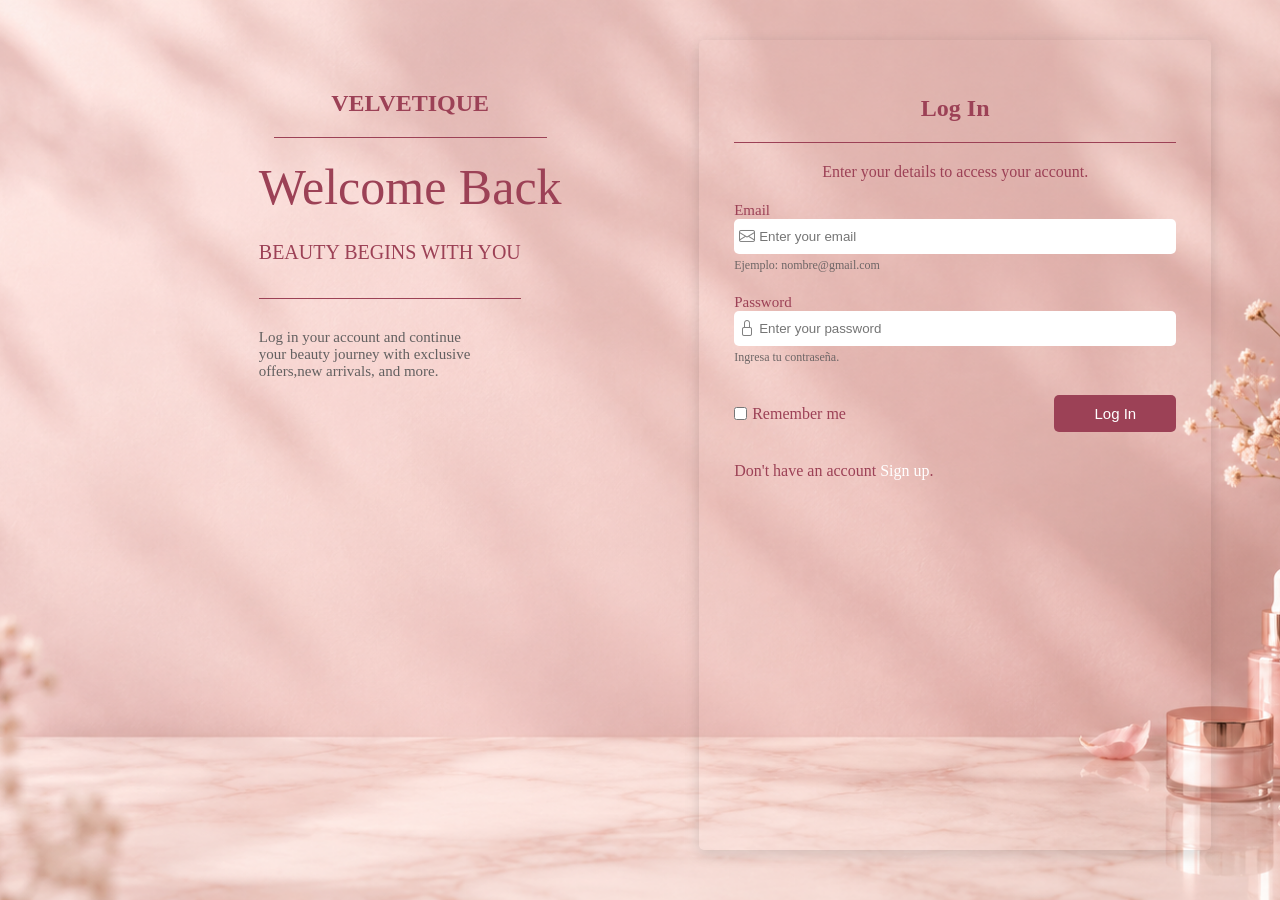
<file: admin.html>
<!doctype html>
<html lang="es">
  <head>
    <meta charset="UTF-8" />
    <meta name="viewport" content="width=device-width, initial-scale=1.0" />
    <title>Velvetique | Administración</title>
    <link rel="stylesheet" href="./Estilos/admin.css" />
  </head>
  <body data-admin-page>
    <div class="admin-shell">
      <aside class="sidebar">
        <a class="brand" href="./admin.html">VELVETIQUE <small>ADMIN</small></a>
        <nav class="admin-nav" aria-label="Menú administrativo">
          <button type="button" data-view="inicio">Inicio</button>
          <button type="button" data-view="productos">Productos</button>
          <button type="button" data-view="usuarios">Usuarios</button>
        </nav>
        <button type="button" id="logout-button" class="logout">
          Cerrar sesión
        </button>
      </aside>
      <main class="admin-main">
        <header class="admin-header">
          <div>
            <p class="eyebrow">Panel de control</p>
            <h1 id="view-title">Inicio</h1>
          </div>
          <span id="admin-session" class="session-badge"></span>
        </header>
        <section id="view-inicio" class="admin-view">
          <div class="welcome">
            <p class="eyebrow">Gestión Velvetique</p>
            <h2>Todo bajo control.</h2>
            <p>
              Administra el catálogo, los perfiles y el contenido de tu tienda
              desde un solo lugar.
            </p>
          </div>
          <div class="stats-grid">
            <article>
              <span>Productos</span><strong id="stat-products">0</strong>
            </article>
            <article>
              <span>Usuarios</span><strong id="stat-users">0</strong>
            </article>
            <article>
              <span>Stock crítico</span><strong id="stat-critical">0</strong>
            </article>
          </div>
        </section>
        <section id="view-productos" class="admin-view hidden">
          <div class="section-heading">
            <div>
              <p class="eyebrow">Catálogo</p>
              <h2>Mantenedor de productos</h2>
            </div>
            <button class="primary" type="button" id="new-product-button">
              + Nuevo producto
            </button>
          </div>
          <div id="product-list" class="table-wrap"></div>
          <form id="product-form" class="admin-form hidden" novalidate>
            <input type="hidden" id="product-id" />
            <h3 id="product-form-title">Nuevo producto</h3>
            <div class="form-grid">
              <label>Código *<input id="product-code" type="text" /></label
              ><label
                >Nombre *<input
                  id="product-name"
                  type="text"
                  maxlength="100" /></label
              ><label class="wide"
                >Descripción<textarea
                  id="product-description"
                  maxlength="500"
                ></textarea></label
              ><label
                >Precio *<input
                  id="product-price"
                  type="number"
                  min="0"
                  step="0.01" /></label
              ><label
                >Stock *<input
                  id="product-stock"
                  type="number"
                  min="0"
                  step="1" /></label
              ><label
                >Stock crítico<input
                  id="product-critical-stock"
                  type="number"
                  min="0"
                  step="1" /></label
              ><label
                >Categoría *<select id="product-category">
                  <option value="">Selecciona una categoría</option>
                  <option>Skin Care</option>
                  <option>Make Up</option>
                  <option>Hair Care</option>
                  <option>Sun Care</option>
                </select></label
              ><label
                >Imagen<input
                  id="product-image"
                  type="url"
                  placeholder="https://..."
              /></label>
            </div>
            <p id="product-alert" class="form-alert" role="alert"></p>
            <div class="form-actions">
              <button type="button" class="secondary" id="cancel-product">
                Cancelar</button
              ><button type="submit" class="primary">Guardar producto</button>
            </div>
          </form>
        </section>
        <section id="view-usuarios" class="admin-view hidden">
          <div class="section-heading">
            <div>
              <p class="eyebrow">Accesos</p>
              <h2>Mantenedor de usuarios</h2>
            </div>
            <button class="primary" type="button" id="new-user-button">
              + Nuevo usuario
            </button>
          </div>
          <div id="user-list" class="table-wrap"></div>
          <form id="user-form" class="admin-form hidden" novalidate>
            <input type="hidden" id="user-id" />
            <h3 id="user-form-title">Nuevo usuario</h3>
            <div class="form-grid">
              <label
                >RUN *<input
                  id="user-run"
                  type="text"
                  placeholder="19011022K"
                  maxlength="9" /></label
              ><label
                >Nombre *<input
                  id="user-name"
                  type="text"
                  maxlength="50" /></label
              ><label
                >Apellidos *<input
                  id="user-lastname"
                  type="text"
                  maxlength="100" /></label
              ><label
                >Correo electrónico *<input
                  id="user-email"
                  type="email"
                  maxlength="100" /></label
              ><label
                >Fecha de nacimiento<input
                  id="user-birthdate"
                  type="text"
                  placeholder="DD/MM/AAAA" /></label
              ><label
                >Tipo de usuario *<select id="user-role">
                  <option value="">Selecciona un perfil</option>
                  <option>Administrador</option>
                  <option>Vendedor</option>
                  <option>Cliente</option>
                </select></label
              ><label
                >Región *<input
                  id="user-region"
                  type="text"
                  placeholder="Ejemplo: Metropolitana" /></label
              ><label
                >Comuna *<input
                  id="user-commune"
                  type="text"
                  placeholder="Ejemplo: Santiago" /></label
              ><label class="wide"
                >Dirección *<textarea
                  id="user-address"
                  maxlength="300"
                ></textarea>
              </label>
            </div>
            <p id="user-alert" class="form-alert" role="alert"></p>
            <div class="form-actions">
              <button type="button" class="secondary" id="cancel-user">
                Cancelar</button
              ><button type="submit" class="primary">Guardar usuario</button>
            </div>
          </form>
        </section>
      </main>
    </div>
    <script src="./script.js"></script>
  </body>
</html>
</file>
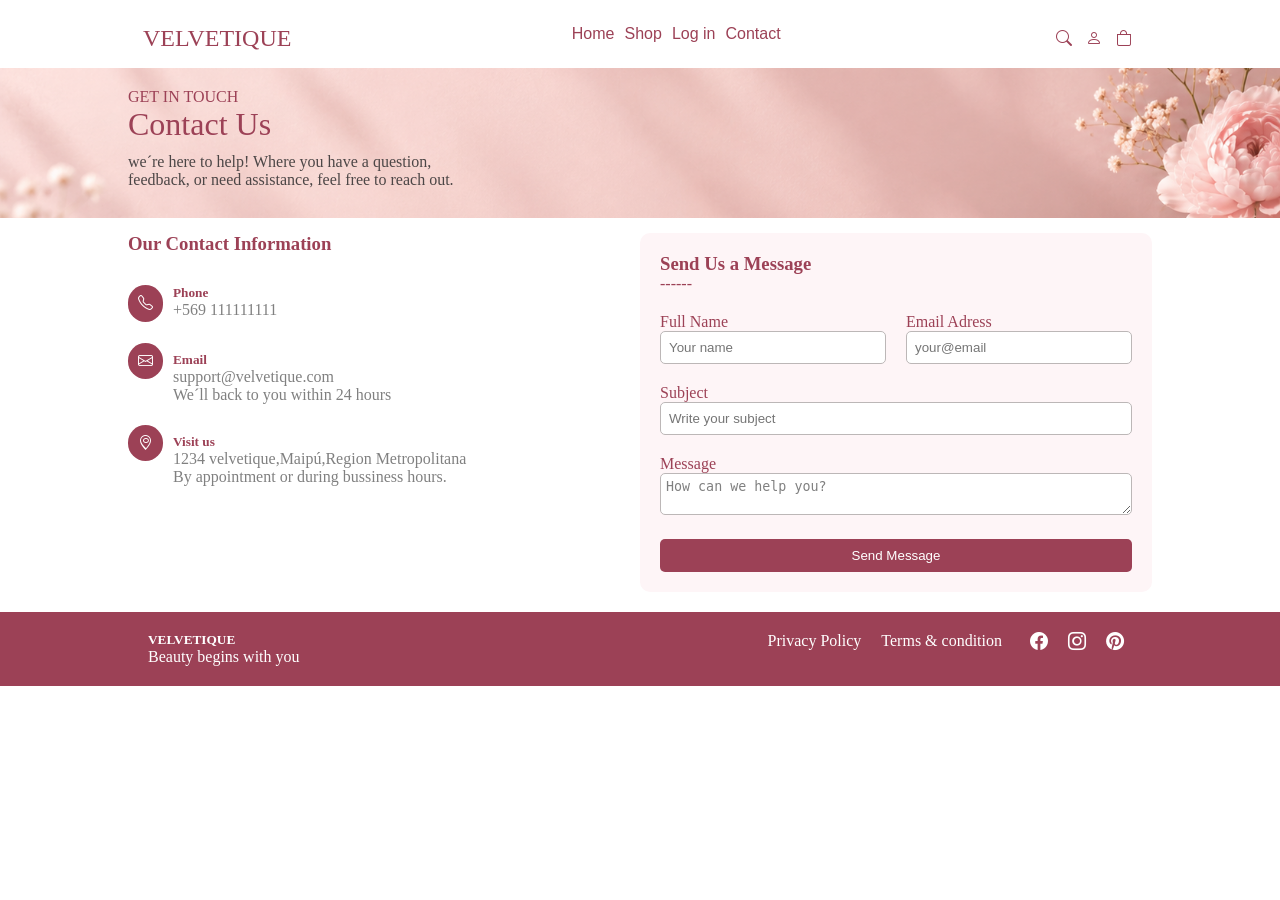
<file: contacto.html>
<!doctype html>
<html lang="es">
  <head>
    <meta charset="UTF-8" />
    <meta name="viewport" content="width=device-width, initial-scale=1.0" />
    <title>Velvetique | Contact</title>
    <link rel="stylesheet" href="./Estilos/contacto.css" />
    <link
      rel="stylesheet"
      href="https://cdn.jsdelivr.net/npm/bootstrap-icons@1.13.1/font/bootstrap-icons.min.css"
    />
  </head>
  <body>
    <div class="container">
      <div class="header">
        <h2>VELVETIQUE</h2>
        <div>
          <ul class="link">
            <li><a href="index.html">Home</a></li>
            <li><a href="./Paginas/productos.html">Shop</a></li>
            <li><a href="login.html">Log in</a></li>
            <li><a href="contacto.html">Contact</a></li>
          </ul>
        </div>
        <div class="header-icons">
          <a href="#"><i class="bi bi-search"></i></a>
          <a href="registro.html"><i class="bi bi-person"></i></a>
          <a href="#"><i class="bi bi-bag"></i></a>
        </div>
      </div>
    </div>
    <div class="desc">
      <div class="container">
        <p>GET IN TOUCH</p>
        <h1>Contact Us</h1>
        <p>we´re here to help! Where you have a question,</p>
        <p>feedback, or need assistance, feel free to reach out.</p>
      </div>
    </div>
    <div class="container">
      <div class="pre-footer">
        <ul class="info">
          <h3>Our Contact Information</h3>
          <li class="contact">
            <div class="phone contact-info">
              <i class="bi bi-telephone"></i>
              <div>
                <h5>Phone</h5>
                <p>+569 111111111</p>
              </div>
            </div>
          </li>
          <li class="contact">
            <div class="email contact-info">
              <div>
                <i class="bi bi-envelope"></i>
              </div>

              <div>
                <h5>Email</h5>
                <p>support@velvetique.com</p>
                <p>We´ll back to you within 24 hours</p>
              </div>
            </div>
          </li>
          <li class="contact">
            <div class="location contact-info">
              <div><i class="bi bi-geo-alt"></i></div>

              <div>
                <h5>Visit us</h5>
                <p>1234 velvetique,Maipú,Region Metropolitana</p>
                <p>By appointment or during bussiness hours.</p>
              </div>
            </div>
          </li>
        </ul>
        <div class="message">
          <h3>Send Us a Message</h3>
          <p>------</p>
          <div>
            <form class="name-mail">
                 
              <div id="name">
                <label>Full Name</label><br />
                <input type="text" placeholder="Your name" />
              </div>
              <div id="email">
                <div>
                  <label>Email Adress</label>
                </div>
                <input type="text" placeholder="your@email" />
              </div>
            </form>
          
          </div>
          <div class="comment">
            <div>
              <label class="msg">Subject</label>
            </div>
            <input type="text" placeholder="Write your subject" />
            <div class="msg"><label>Message</label></div>
            <textarea>How can we help you?</textarea><br />
            <button>Send Message</button>
          </div>
        </div>
      </div>
    </div>
  <div class="footer">
        <div class="container">
            <div class="foot">
                <div class="beauty">
                    <h5>VELVETIQUE</h5>
                    <p>Beauty begins with you</p>
                </div>
          
            <div class="icons">
            <p>Privacy Policy</p>
            <p>Terms & condition</p>
            <div>
               <a href="#"><i class="bi bi-facebook"></i></a>
               <a href="#"><i class="bi bi-instagram"></i></a>
               <a href="#"><i class="bi bi-pinterest"></i></a>
            </div>
          </div>
        </div>
        </div>
      </div>
    </div>
  </body>
</html>
</file>
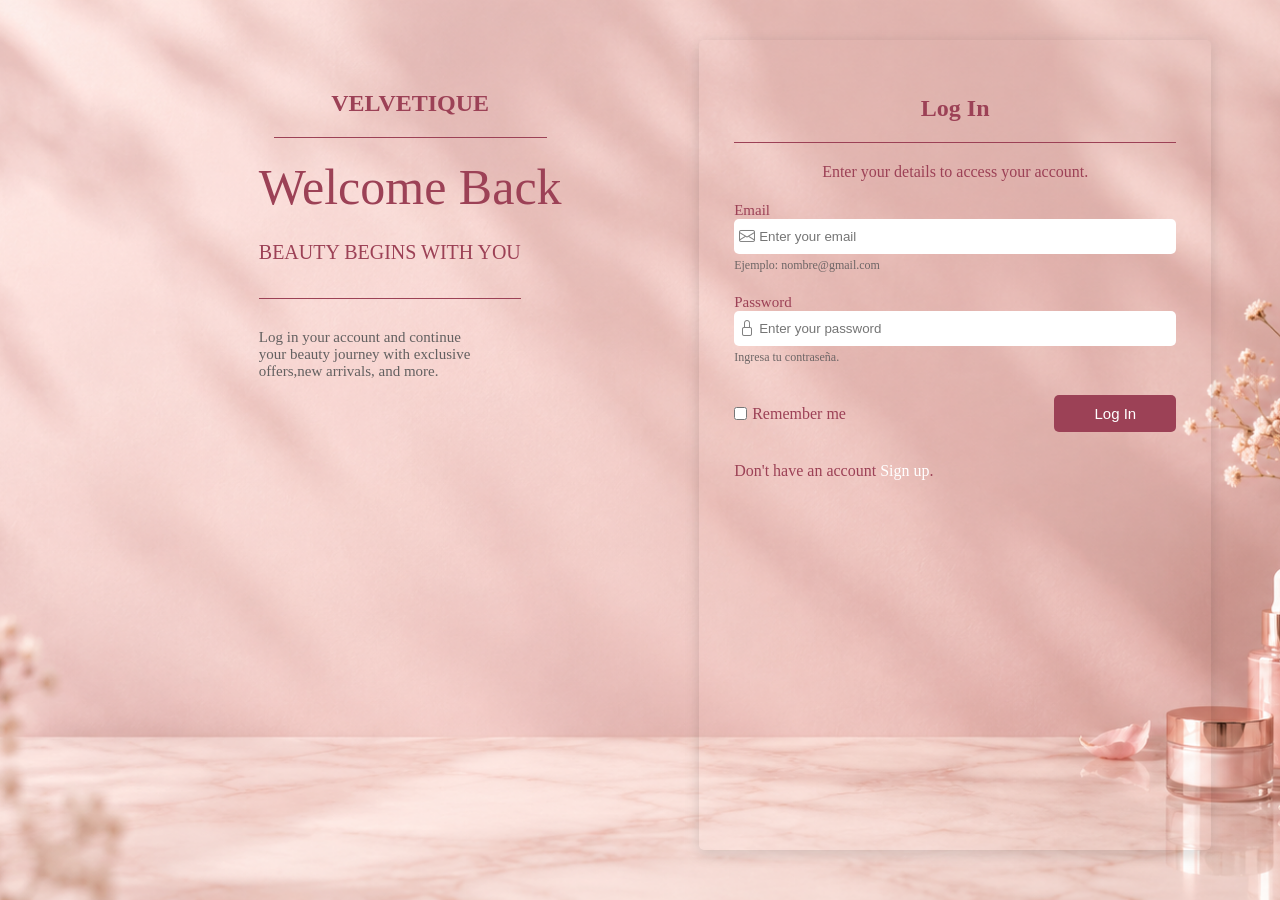
<file: login.html>
<!doctype html>
<html lang="es">
  <head>
    <meta charset="UTF-8" />
    <meta name="viewport" content="width=device-width, initial-scale=1.0" />
    <title>VELVETIQUE | Login</title>
    <link
      rel="stylesheet"
      href="https://cdn.jsdelivr.net/npm/bootstrap-icons@1.11.3/font/bootstrap-icons.min.css"
    />
    <link rel="stylesheet" href="./Estilos/login.css" />
  </head>
  <body>
    <div class="register">
      <div class="header">
        <h2>VELVETIQUE</h2>
        <h3>Welcome Back</h3>
        <h4>BEAUTY BEGINS WITH YOU</h4>
        <p>Log in your account and continue</p>
        <p>your beauty journey with exclusive</p>
        <p>offers,new arrivals, and more.</p>
      </div>

      <div class="box">
        <h2>Log In</h2>
        <p>Enter your details to access your account.</p>
        <form class="register-form" id="login-form">
          <div>
            <div class="campo">
              <label> Email</label>
              <div class="i-input">
                <i class="bi bi-envelope"></i>
                <input
                  id="login-email"
                  type="text"
                  inputmode="email"
                  placeholder="Enter your email"
                />
              </div>
              <small class="field-hint">Ejemplo: nombre@gmail.com</small>
            </div>
            <div class="campo">
              <label> Password</label>
              <div class="i-input">
                <i class="bi bi-lock"></i>
                <input
                  id="login-password"
                  type="password"
                  placeholder="Enter your password"
                />
              </div>
              <small class="field-hint">Ingresa tu contraseña.</small>
            </div>
          </div>
        </form>
        <div class="terms">
          <div class="check">
            <input type="checkbox" />
            <p>Remember me</p>
          </div>
          <div>
            <button type="submit" form="login-form">Log In</button>
          </div>
        </div>
        <span>Don't have an account <a href="registro.html">Sign up</a>.</span>
      </div>
    </div>
    <script src="./script.js"></script>
  </body>
</html>
</file>
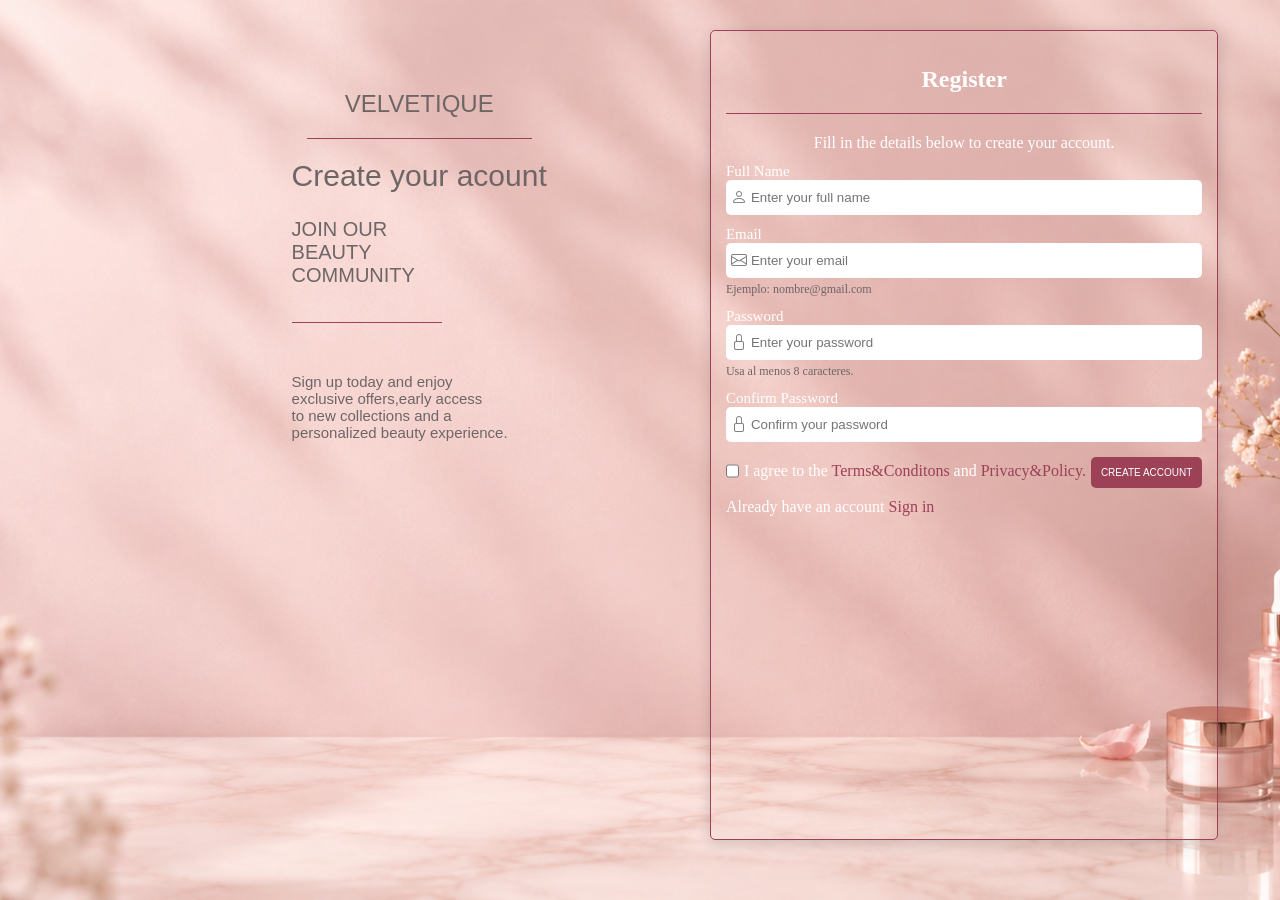
<file: registro.html>
<!doctype html>
<html lang="es">
  <head>
    <meta charset="UTF-8" />
    <meta name="viewport" content="width=device-width, initial-scale=1.0" />
    <meta
      name="description"
      content="Create your VELVETIQUE account and enjoy a personalized beauty shopping experience."
    />
    <title>Velvetique | Register</title>
    <link
      rel="stylesheet"
      href="https://cdn.jsdelivr.net/npm/bootstrap-icons@1.11.3/font/bootstrap-icons.min.css"
    />
    <link rel="stylesheet" href="./Estilos/registro.css" />
  </head>
  <body>
    <div class="register">
      <div class="header">
        <h2>VELVETIQUE</h2>
        <h3>Create your acount</h3>
        <h4>JOIN OUR BEAUTY COMMUNITY</h4>
        <p>Sign up today and enjoy</p>
        <p>exclusive offers,early access</p>
        <p>to new collections and a</p>
        <p>personalized beauty experience.</p>
      </div>

      <div class="box">
        <h2>Register</h2>
        <p>Fill in the details below to create your account.</p>
        <form class="register-form">
          <div>
            <div class="campo">
              <label>Full Name</label><br />
              <div class="i-input">
                <i class="bi bi-person"></i>
                <input type="text" placeholder="Enter your full name" />
              </div>
            </div>
            <div class="campo">
              <label> Email</label>
              <div class="i-input">
                <i class="bi bi-envelope"></i>
                <input
                  type="text"
                  inputmode="email"
                  placeholder="Enter your email"
                  aria-describedby="email-hint"
                />
              </div>
              <small id="email-hint" class="field-hint">
                Ejemplo: nombre@gmail.com
              </small>
            </div>
            <div class="campo">
              <label> Password</label>
              <div class="i-input">
                <i class="bi bi-lock"></i>
                <input
                  type="password"
                  placeholder="Enter your password"
                  aria-describedby="password-hint"
                />
              </div>
              <small id="password-hint" class="field-hint">
                Usa al menos 8 caracteres.
              </small>
            </div>
            <div class="campo">
              <label>Confirm Password</label>
              <div class="i-input">
                <i class="bi bi-lock"></i>
                <input type="text" placeholder="Confirm your password" />
              </div>
            </div>
          </div>
        </form>
        <div class="terms">
          <input type="checkbox" />
          <p>
            I agree to the <a href="#">Terms&Conditons </a> and
            <a href="#"> Privacy&Policy.</a>
          </p>
          <div>
            <button>CREATE ACCOUNT</button>
          </div>
        </div>
        <span>Already have an account <a href="login.html">Sign in</a></span>
      </div>
    </div>
  </body>
</html>
</file>
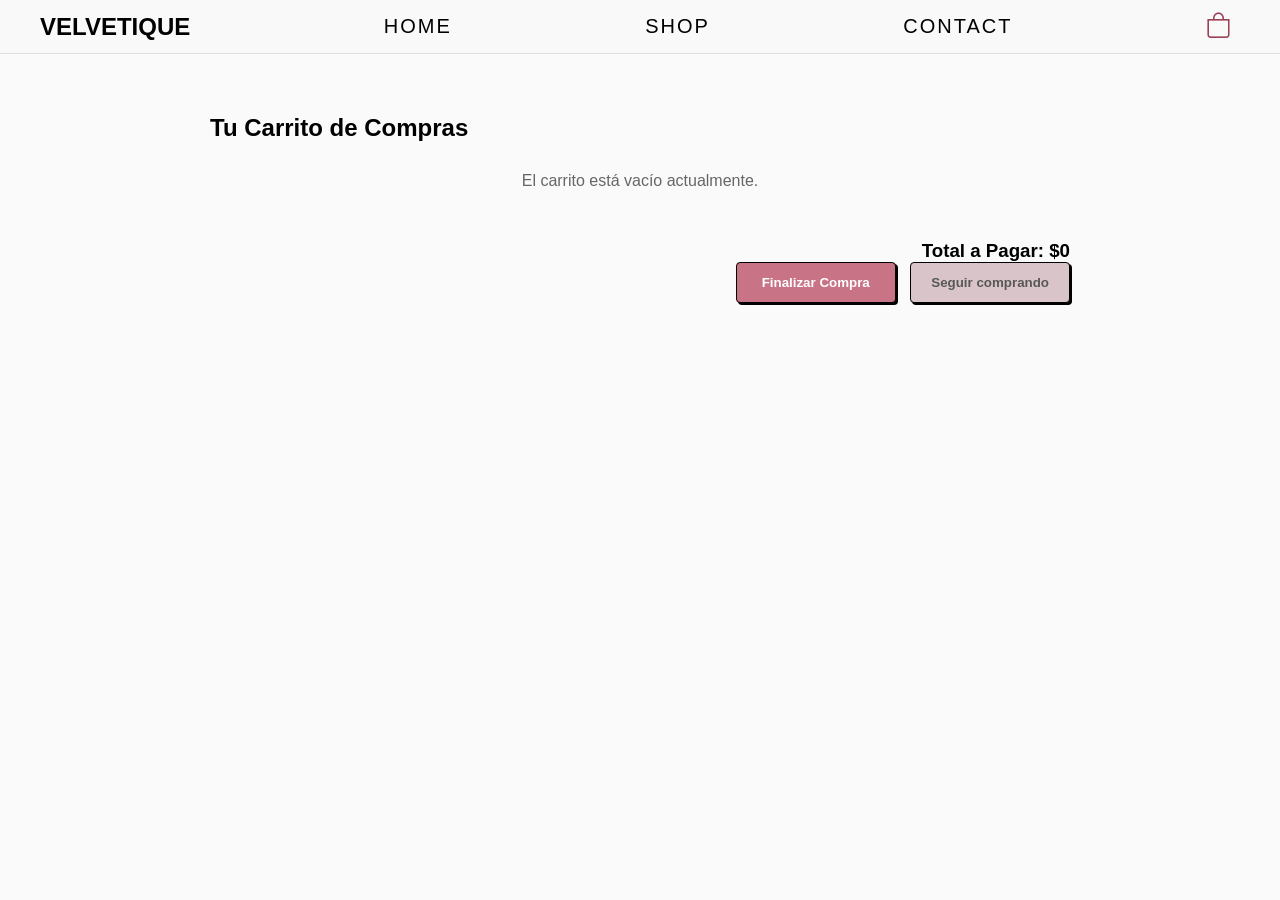
<file: Paginas/Carrito.html>
<!doctype html>
<html lang="es">
  <head>
    <meta charset="UTF-8" />
    <meta name="viewport" content="width=device-width, initial-scale=1.0" />
    <title>Tu Carrito | Velvetique</title>
    <link rel="stylesheet" href="../Estilos/StyleIndex.css" />
    <link rel="stylesheet" href="../Estilos/carrito.css" />
    <link
      rel="stylesheet"
      href="https://cdn.jsdelivr.net/npm/bootstrap-icons@1.13.1/font/bootstrap-icons.min.css"
    />
  </head>
  <body>
    <header id="header">
      <section id="section1">
        <h2>VELVETIQUE</h2>
        <a href="../index.html" class="resaltar">HOME</a>
        <a href="../Paginas/productos.html" class="resaltar">SHOP</a>
        <a href="#categorias" class="resaltar">CONTACT</a>
        <a href="../Paginas/Carrito.html" class="resaltar">
          <i class="bi bi-bag"></i>
        </a>
      </section>
    </header>

    <main class="contenedor-carrito">
      <h2>Tu Carrito de Compras</h2>

      <div id="vista-carrito"></div>

      <div class="resumen-total">
        <h3>Total a Pagar: <span id="total-precio">$0</span></h3>
        <button class="btn-comprar" onclick="procesarCompra()">
          Finalizar Compra
        </button>
        <a href="../Paginas/productos.html">
          <button>Seguir comprando</button>
        </a>
      </div>
    </main>

    <script src="../script.js"></script>
    <script>
      // Carga la tabla automáticamente al entrar a carrito.html
      document.addEventListener("DOMContentLoaded", mostrarCarrito);
    </script>
  </body>
</html>
</file>
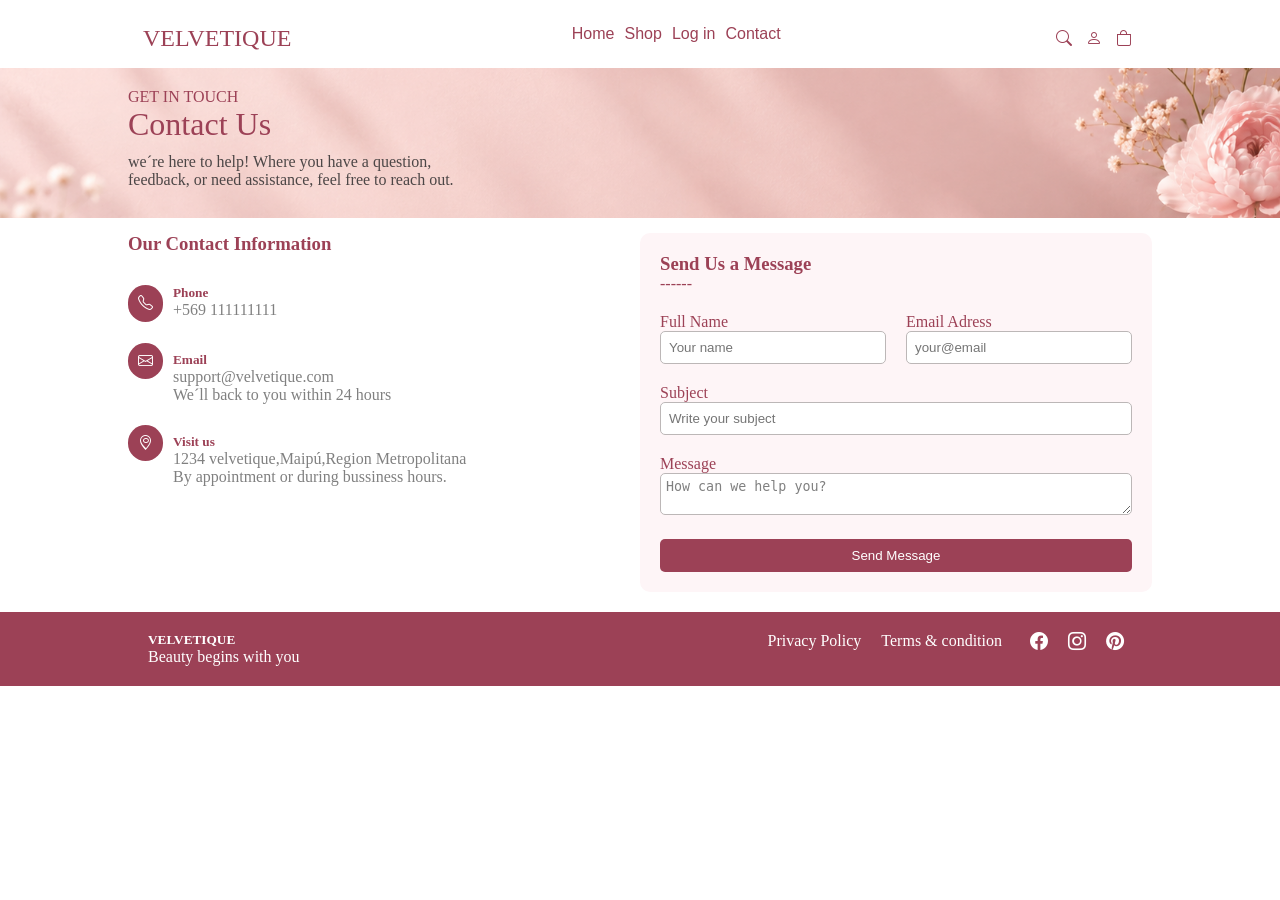
<file: velvetique/contacto.html>
<!doctype html>
<html lang="es">
  <head>
    <meta charset="UTF-8" />
    <meta name="viewport" content="width=device-width, initial-scale=1.0" />
    <title>Velvetique | Contact</title>
    <link rel="stylesheet" href="./Estilos/contacto.css" />
    <link
      rel="stylesheet"
      href="https://cdn.jsdelivr.net/npm/bootstrap-icons@1.13.1/font/bootstrap-icons.min.css"
    />
  </head>
  <body>
    <div class="container">
      <div class="header">
        <h2>VELVETIQUE</h2>
        <div>
          <ul class="link">
            <li><a href="index.html">Home</a></li>
            <li><a href="#">Shop</a></li>
            <li><a href="login.html">Log in</a></li>
            <li><a href="contacto.html">Contact</a></li>
          </ul>
        </div>
        <div class="header-icons">
          <a href="#"><i class="bi bi-search"></i></a>
          <a href="registro.html"><i class="bi bi-person"></i></a>
          <a href="#"><i class="bi bi-bag"></i></a>
        </div>
      </div>
    </div>
    <div class="desc">
      <div class="container">
        <p>GET IN TOUCH</p>
        <h1>Contact Us</h1>
        <p>we´re here to help! Where you have a question,</p>
        <p>feedback, or need assistance, feel free to reach out.</p>
      </div>
    </div>
    <div class="container">
      <div class="pre-footer">
        <ul class="info">
          <h3>Our Contact Information</h3>
          <li class="contact">
            <div class="phone contact-info">
              <i class="bi bi-telephone"></i>
              <div>
                <h5>Phone</h5>
                <p>+569 111111111</p>
              </div>
            </div>
          </li>
          <li class="contact">
            <div class="email contact-info">
              <div>
                <i class="bi bi-envelope"></i>
              </div>

              <div>
                <h5>Email</h5>
                <p>support@velvetique.com</p>
                <p>We´ll back to you within 24 hours</p>
              </div>
            </div>
          </li>
          <li class="contact">
            <div class="location contact-info">
              <div><i class="bi bi-geo-alt"></i></div>

              <div>
                <h5>Visit us</h5>
                <p>1234 velvetique,Maipú,Region Metropolitana</p>
                <p>By appointment or during bussiness hours.</p>
              </div>
            </div>
          </li>
        </ul>
        <div class="message">
          <h3>Send Us a Message</h3>
          <p>------</p>
          <div>
            <form class="name-mail">
                 
              <div id="name">
                <label>Full Name</label><br />
                <input type="text" placeholder="Your name" />
              </div>
              <div id="email">
                <div>
                  <label>Email Adress</label>
                </div>
                <input type="text" placeholder="your@email" />
              </div>
            </form>
          
          </div>
          <div class="comment">
            <div>
              <label class="msg">Subject</label>
            </div>
            <input type="text" placeholder="Write your subject" />
            <div class="msg"><label>Message</label></div>
            <textarea>How can we help you?</textarea><br />
            <button>Send Message</button>
          </div>
        </div>
      </div>
    </div>
  <div class="footer">
        <div class="container">
            <div class="foot">
                <div class="beauty">
                    <h5>VELVETIQUE</h5>
                    <p>Beauty begins with you</p>
                </div>
          
            <div class="icons">
            <p>Privacy Policy</p>
            <p>Terms & condition</p>
            <div>
               <a href="#"><i class="bi bi-facebook"></i></a>
               <a href="#"><i class="bi bi-instagram"></i></a>
               <a href="#"><i class="bi bi-pinterest"></i></a>
            </div>
          </div>
        </div>
        </div>
      </div>
    </div>
  </body>
</html>
</file>
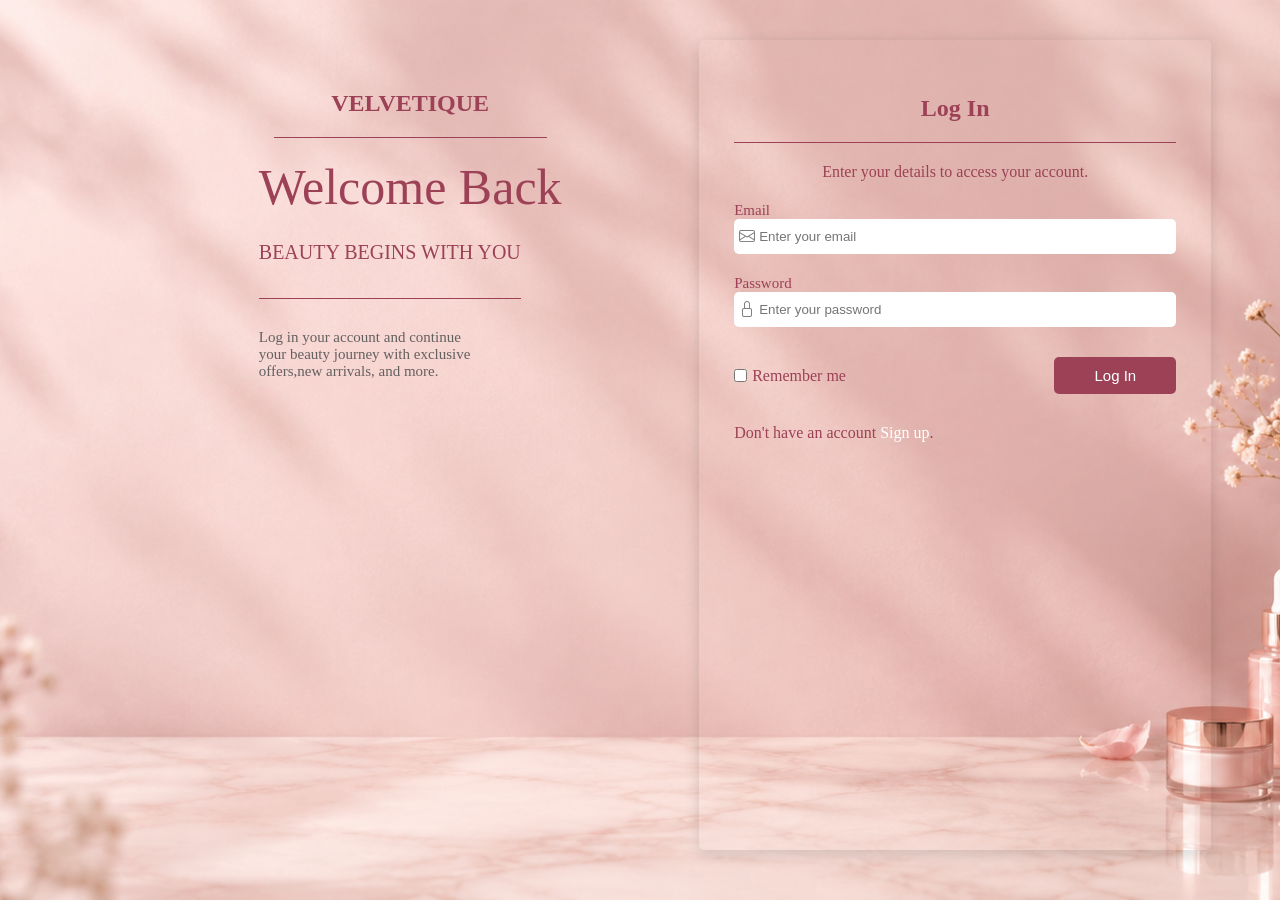
<file: velvetique/login.html>
<!doctype html>
<html lang="es">
  <head>
    <meta charset="UTF-8" />
    <meta name="viewport" content="width=device-width, initial-scale=1.0" />
    <title>VELVETIQUE | Login</title>
    <link
      rel="stylesheet"
      href="https://cdn.jsdelivr.net/npm/bootstrap-icons@1.11.3/font/bootstrap-icons.min.css"
    />
    <link rel="stylesheet" href="./Estilos/login.css" />
  </head>
  <body>
    <div class="register">
      <div class="header">
        <h2>VELVETIQUE</h2>
        <h3>Welcome Back</h3>
        <h4>BEAUTY BEGINS WITH YOU</h4>
        <p>Log in your account and continue</p>
        <p>your beauty journey with exclusive</p>
        <p>offers,new arrivals, and more.</p>
      </div>

      <div class="box">
        <h2>Log In</h2>
        <p>Enter your details to access your account.</p>
        <form class="register-form">
          <div>
            <div class="campo">
              <label> Email</label>
              <div class="i-input">
                <i class="bi bi-envelope"></i>
                <input type="text" placeholder="Enter your email" />
              </div>
            </div>
            <div class="campo">
              <label> Password</label>
              <div class="i-input">
                <i class="bi bi-lock"></i>
                <input type="text" placeholder="Enter your password" />
              </div>
            </div>
          </div>
        </form>
        <div class="terms">
          <div class="check">
          <input type="checkbox" />
          <p>Remember me</p>
          </div>
          <div>
            <button>Log In</button>
          </div>
        </div>
        <span>Don't have an account <a href="registro.html">Sign up</a>.</span>
      </div>
    </div>
  </body>
</html>
</file>
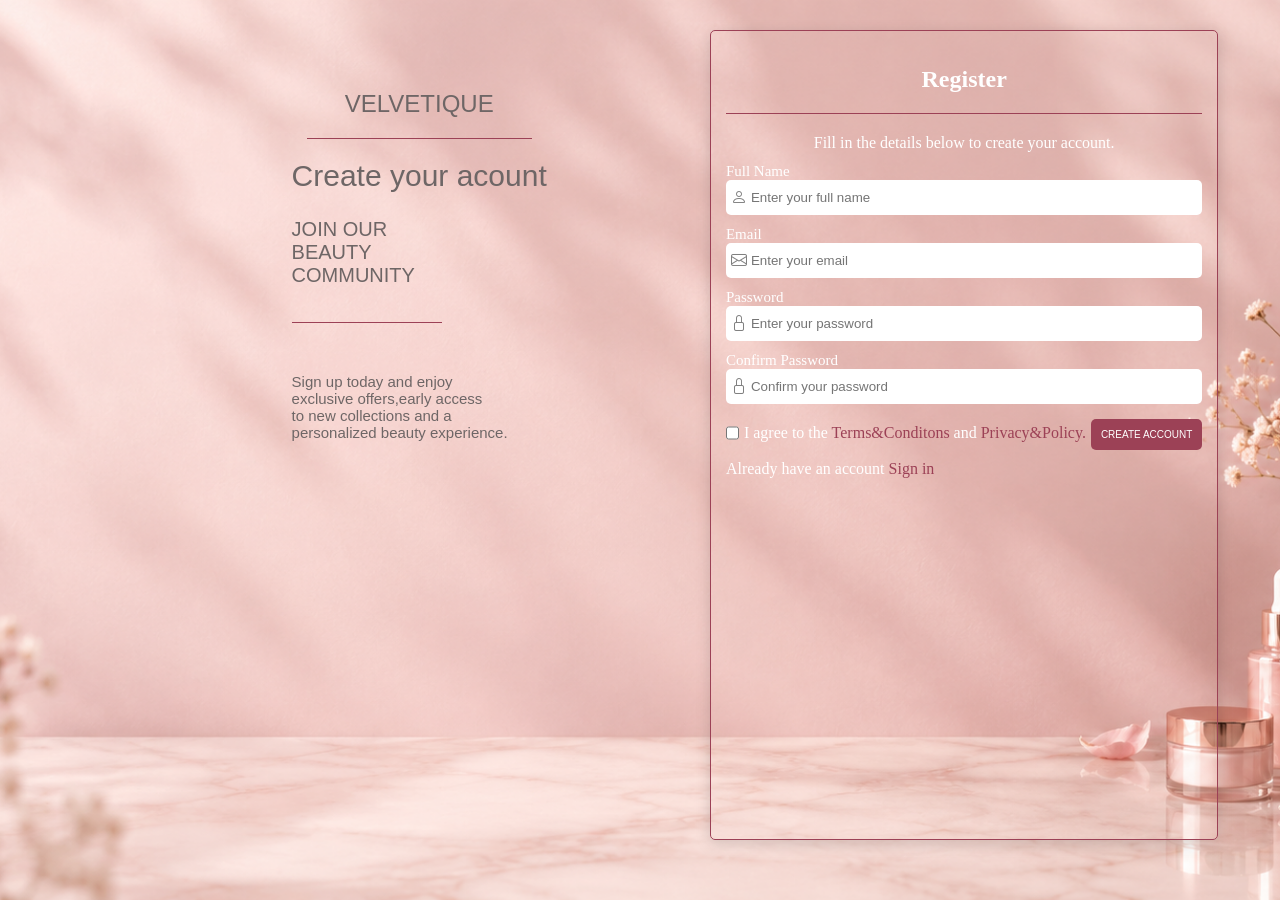
<file: velvetique/registro.html>
<!doctype html>
<html lang="es">
  <head>
    <meta charset="UTF-8" />
    <meta name="viewport" content="width=device-width, initial-scale=1.0" />
    <meta
      name="description"
      content="Create your VELVETIQUE account and enjoy a personalized beauty shopping experience."
    />
    <title>Velvetique | Register</title>
    <link
      rel="stylesheet"
      href="https://cdn.jsdelivr.net/npm/bootstrap-icons@1.11.3/font/bootstrap-icons.min.css"
    />
    <link rel="stylesheet" href="./Estilos/registro.css" />
  </head>
  <body>
    <div class="register">
      <div class="header">
        <h2>VELVETIQUE</h2>
        <h3>Create your acount</h3>
        <h4>JOIN OUR BEAUTY COMMUNITY</h4>
        <p>Sign up today and enjoy</p>
        <p>exclusive offers,early access</p>
        <p>to new collections and a</p>
        <p>personalized beauty experience.</p>
      </div>

      <div class="box">
        <h2>Register</h2>
        <p>Fill in the details below to create your account.</p>
        <form class="register-form">
          <div>
            <div class="campo">
              <label>Full Name</label><br />
              <div class="i-input">
                <i class="bi bi-person"></i>
                <input type="text" placeholder="Enter your full name" />
              </div>
            </div>
            <div class="campo">
              <label> Email</label>
              <div class="i-input">
                <i class="bi bi-envelope"></i>
                <input type="text" placeholder="Enter your email" />
              </div>
            </div>
            <div class="campo">
              <label> Password</label>
              <div class="i-input">
                <i class="bi bi-lock"></i>
                <input type="text" placeholder="Enter your password" />
              </div>
            </div>
            <div class="campo">
              <label>Confirm Password</label>
              <div class="i-input">
                <i class="bi bi-lock"></i>
                <input type="text" placeholder="Confirm your password" />
              </div>
            </div>
          </div>
        </form>
        <div class="terms">
          <input type="checkbox" />
          <p>
            I agree to the <a href="#">Terms&Conditons </a> and
            <a href="#"> Privacy&Policy.</a>
          </p>
          <div>
            <button>CREATE ACCOUNT</button>
          </div>
        </div>
        <span>Already have an account <a href="login.html">Sign in</a></span>
      </div>
    </div>
  </body>
</html>
</file>
<file: Estilos/admin.css>
:root {
  --ink: #2c2c2c;
  --muted: #636060;
  --rose: #c97387;
  --rose-dark: #9c4156;
  --paper: #fafafa;
  --line: #dfdfdf;
  --white: #ffffff;
}
* {
  box-sizing: border-box;
}
body {
  margin: 0;
  color: var(--ink);
  background: #fafafa;
  font-family: "Segoe UI", Tahoma, Geneva, Verdana, sans-serif;
}
button,
input,
select,
textarea {
  font: inherit;
}
button {
  cursor: pointer;
}
.admin-shell {
  min-height: 100vh;
  display: flex;
}
.sidebar {
  width: 220px;
  min-height: 100vh;
  padding: 28px 20px;
  background: #ffffff;
  border-right: 1px solid var(--line);
  color: var(--white);
  display: flex;
  flex-direction: column;
}
.brand {
  color: var(--rose-dark);
  text-decoration: none;
  font-size: 1.35rem;
  letter-spacing: 0.12em;
}
.brand small {
  display: block;
  margin-top: 7px;
  color: var(--muted);
  font-size: 0.65rem;
  letter-spacing: 0.25em;
}
.admin-nav {
  display: grid;
  gap: 8px;
  margin-top: 45px;
}
.admin-nav button,
.logout {
  border: 0;
  padding: 13px 14px;
  text-align: left;
  color: var(--muted);
  background: transparent;
  border-radius: 3px;
  font-family: Arial, sans-serif;
}
.admin-nav button:hover,
.admin-nav button.active {
  color: var(--rose-dark);
  background: #f8e8eb;
}
.logout {
  margin-top: auto;
  border-top: 1px solid var(--line);
  padding-top: 20px;
}
.admin-main {
  width: min(1180px, 100%);
  margin: 0 auto;
  padding: 44px 5%;
  color: var(--ink);
}
.admin-header,
.section-heading {
  display: flex;
  align-items: center;
  justify-content: space-between;
  gap: 20px;
  margin-bottom: 32px;
}
.eyebrow {
  margin: 0 0 7px;
  color: var(--rose-dark);
  font:
    700 0.72rem Arial,
    sans-serif;
  letter-spacing: 0.16em;
  text-transform: uppercase;
}
h1,
h2,
h3,
p {
  margin-top: 0;
}
h1 {
  margin-bottom: 0;
  font-size: clamp(2rem, 4vw, 3.5rem);
  font-weight: 400;
}
h2 {
  font-size: 2rem;
  font-weight: 400;
}
h3 {
  font-weight: 400;
}
.session-badge {
  padding: 9px 13px;
  background: var(--white);
  color: var(--muted);
  font:
    0.76rem Arial,
    sans-serif;
  border: 1px solid var(--line);
}
.welcome {
  max-width: 680px;
  padding: 45px;
  background: var(--rose);
  color: var(--white);
}
.welcome .eyebrow {
  color: #ffe9e2;
}
.welcome h2 {
  margin-bottom: 14px;
  font-size: 3rem;
}
.stats-grid {
  display: grid;
  grid-template-columns: repeat(3, 1fr);
  gap: 16px;
  margin-top: 18px;
}
.stats-grid article {
  padding: 22px;
  background: var(--white);
  border: 1px solid var(--line);
}
.stats-grid span {
  display: block;
  color: var(--muted);
  font:
    0.76rem Arial,
    sans-serif;
  text-transform: uppercase;
}
.stats-grid strong {
  display: block;
  margin-top: 15px;
  font-size: 2rem;
  font-weight: 400;
}
.primary,
.secondary {
  border: 0;
  padding: 12px 18px;
}
.primary {
  color: var(--white);
  background: var(--rose-dark);
}
.secondary {
  color: var(--ink);
  background: #eadbd6;
}
.table-wrap {
  overflow-x: auto;
  background: var(--white);
  border: 1px solid var(--line);
}
table {
  width: 100%;
  border-collapse: collapse;
  text-align: left;
}
th,
td {
  padding: 15px;
  border-bottom: 1px solid var(--line);
  font-size: 0.92rem;
}
th {
  color: var(--muted);
  font:
    0.72rem Arial,
    sans-serif;
  text-transform: uppercase;
}
td button {
  margin-right: 8px;
  padding: 7px 10px;
  border: 1px solid var(--line);
  background: transparent;
}
.low-stock {
  color: var(--rose-dark);
  font-weight: bold;
}
.admin-form {
  margin-top: 24px;
  padding: 28px;
  background: var(--white);
  border: 1px solid var(--line);
}
.form-grid {
  display: grid;
  grid-template-columns: repeat(2, 1fr);
  gap: 18px;
}
label {
  display: grid;
  gap: 7px;
  color: var(--muted);
  font:
    0.78rem Arial,
    sans-serif;
}
input,
select,
textarea {
  width: 100%;
  padding: 11px;
  border: 1px solid #d9c9c5;
  background: var(--paper);
  color: var(--ink);
}
textarea {
  min-height: 90px;
  resize: vertical;
}
.wide {
  grid-column: 1 / -1;
}
.form-alert {
  min-height: 22px;
  margin: 18px 0 0;
  color: var(--rose-dark);
  font:
    0.86rem Arial,
    sans-serif;
}
.form-actions {
  display: flex;
  justify-content: flex-end;
  gap: 10px;
  margin-top: 10px;
}
.content-tools {
  padding: 28px;
  background: var(--white);
  border: 1px solid var(--line);
}
.content-item {
  display: flex;
  align-items: center;
  justify-content: space-between;
  gap: 15px;
  padding: 15px 0;
  border-bottom: 1px solid var(--line);
}
.content-item:last-child {
  border: 0;
}
.content-item button {
  padding: 8px 12px;
  border: 1px solid var(--line);
  background: transparent;
}
.hidden {
  display: none;
}
@media (max-width: 760px) {
  .admin-shell {
    display: block;
  }
  .sidebar {
    width: 100%;
    min-height: auto;
    padding: 22px;
  }
  .admin-nav {
    display: flex;
    overflow-x: auto;
    margin-top: 25px;
  }
  .admin-nav button {
    white-space: nowrap;
  }
  .logout {
    margin-top: 18px;
  }
  .admin-main {
    padding: 28px 18px;
  }
  .stats-grid,
  .form-grid {
    grid-template-columns: 1fr;
  }
  .wide {
    grid-column: auto;
  }
  .section-heading {
    align-items: flex-start;
    flex-direction: column;
  }
  .welcome {
    padding: 28px;
  }
}
</file>
<file: Estilos/contacto.css>
* {
  margin: 0;
  padding: 0;
  box-sizing: border-box;
}

.container {
  width: 80%;
  margin: auto;
}

.header {
  display: flex;
  justify-content: space-between;
  padding: 15px;
  font-family: "Times New Roman", Times, serif, sans-serif;
  margin-top: 10px;
  color: #9c4156;
}

.header-icons a {
  padding: 5px;
  color: #9c4156;
  display: inline-block;
  transition: transform 0.1s ease;
}

.header-icons a:hover {
  transform: scale(1.2);
}

.header a {
  text-decoration: none;
  color: #9c4156;
  font-family: Arial, Helvetica, sans-serif;
}

.header h2 {
  font-weight: 100;
}

.link {
  display: flex;
  justify-content: space-between;
}

.link li {
  padding-left: 10px;
}

ul {
  list-style-type: none;
}

.desc {
  background-image: url(./contactImage.png);
  background-position: center center;
  background-size: cover;
  height: 150px;
  padding-top: 20px;
  color: #9c4156;
}

.desc :nth-child(1) {
  color: #9c4156;
}

.desc :nth-child(2) {
  font-weight: 500;
  padding-bottom: 10px;
}

.desc p {
  color: rgb(76, 70, 70);
}

.contact-info {
  display: flex;
  align-items: top;
  margin: 30px 0px;
}

.contact h5 {
  color: #9c4156;
}

.contact p {
  color: gray;
}

.contact i {
  padding: 10px;
  margin-right: 10px;
  background-color: #9c4156;
  color: white;
  border-radius: 50px 50px;
  font-size: 15px;
}

.pre-footer h3 {
  color: #9c4156;
}

.pre-footer {
  display: flex;
  margin-top: 15px;
  justify-content: space-between;
}

.name-mail {
  display: flex;
  padding: 20px 0px;
}

#name {
  width: 50%;
  margin-right: 10px;
}

#email {
  width: 50%;
  margin-left: 10px;
}

.msg {
  padding-top: 20px;
}

.message {
  background-color: #fef5f7;
  padding: 20px;
  color: #9c4156;
  width: 50%;
  border-radius: 10px;
}

.message input {
  border: 1px solid rgb(188, 183, 183);
  outline: none;
  width: 100%;
  padding: 8px;
  border-radius: 5px;
}

.comment textarea {
  width: 100%;
  border-radius: 5px;
  border: 1px solid rgb(188, 183, 183);
  margin-bottom: 20px;
  padding: 5px;
  color: gray;
}

.comment button {
  width: 100%;
  padding: 9px;
  color: white;
  background-color: #9c4156;
  border-radius: 5px;
  border: none;
}

.foot {
  display: flex;
  justify-content: space-between;
  padding: 20px;
}

.icons {
  display: flex;
  gap: 20px;
}

.icons a {
  font-size: 18px;
  color: white;
  text-decoration: none;
  padding: 8px;
}

.footer {
  background-color: #9c4156;
  color: white;
  width: 100%;
  margin-top: 20px;
}

@media (max-width: 768px) {
  .container {
    width: 90%;
  }

  .header {
    flex-direction: column;
    align-items: center;
    gap: 20px;
    text-align: center;
  }

  .link {
    flex-wrap: wrap;
    justify-content: center;
    gap: 15px;
  }

  .link li {
    padding-left: 0;
  }

  .header-icons {
    display: flex;
    justify-content: center;
  }

  .desc {
    height: auto;
    min-height: 180px;
    padding: 30px 20px;
    background-position: center;
    text-align: center;
  }

  .pre-footer {
    flex-direction: column;
    gap: 35px;
  }

  .contact,
  .message {
    width: 100%;
  }


  .name-mail {
    flex-direction: column;
    gap: 15px;
    padding: 20px 0;
  }

  #name,
  #email {
    width: 100%;
    margin: 0;
  }

  .message {
    padding: 20px;
  }

  .foot {
    flex-direction: column;
    align-items: center;
    gap: 20px;
    text-align: center;
  }

  .icons {
    justify-content: center;
  }
}
</file>
<file: Estilos/login.css>
/*register form*/
* {
  margin: 0;
  padding: 0;
  box-sizing: border-box;
}

.register {
  display: flex;
  justify-content: space-around;
  width: 100vw;
  height: 100vh;
  background-image: url(./contactImage.png);
  background-size: cover;
  background-position: center center;
  background-repeat: no-repeat;
}

.header {
  font-family: "Playfair Display", serif;
  color: #9c4156;
  padding-left: 30px;
  padding-right: 40px;
  margin-top: 70px;
  margin-left: 200px;
}

.header h3 {
  font-weight: 200;
  font-size: 50px;
  margin-bottom: 25px;
}

.header h2 {
  margin: 20px 15px;
  text-align: center;
  border-bottom: 0.5px solid #9c4156;
  padding-bottom: 20px;
}

.header h4 {
  display: inline;
  font-weight: 100;
  font-size: 20px;
  border-bottom: #9c4156 solid 1px;
  padding-bottom: 35px;
}

.header p {
  font-family: Inter;
  color: rgb(99, 96, 96);
  font-size: 15px;
  letter-spacing: normal;
}

.header :nth-child(4) {
  padding-top: 65px;
}

.box {
  padding: 35px;
  color: #9c4156;
  margin: 40px;
  height: 90%;
  width: 40%;
  border-radius: 5px;
  box-shadow: 0 4px 15px rgba(0, 0, 0, 0.15);
}

.register-form label {
  font-size: 15px;
}

.box h2 {
  padding: 20px 0px;
  border-bottom: #9c4156 solid 1px;
  text-align: center;
}

.box p {
  text-align: center;
  letter-spacing: normal;
  margin-top: 20px;
}

.register-form p {
  text-align: center;
  font-size: 20px;
  font-weight: 100;
}

.i-input {
  position: relative;
}

.i-input i {
  position: absolute;
  color: gray;
  left: 5px;
  top: 50%;
  transform: translateY(-50%);
}

.i-input input {
  width: 100%;
  padding-left: 25px;
  height: 35px;
  outline: none;
  border: none;
  border-radius: 5px;
}

.campo {
  margin-top: 20px;
}

.field-hint {
  display: block;
  margin-top: 4px;
  color: #6e6666;
  font-size: 12px;
}

.terms {
  display: flex;
  justify-content: space-between;
}

.check {
  display: flex;
  margin-top: 10px;
}

.terms input[type="checkbox"] {
  accent-color: #9c4156;
  position: relative;
  top: 10px;
}

.terms p {
  text-align: start;
  margin: 30px 5px 0px;
}

a {
  text-decoration: none;
  color: white;
}

a:hover {
  border-bottom: #9c4156 solid 2px;
}

button {
  font-size: 10px;
  border-radius: 5px;
  border: none;
  font-size: 15px;
  color: #ffffff;
  background-color: #9c4156;
  padding: 10px 40px;
  margin: 30px 0px 0px 5px;
}

span {
  display: block;
  margin-top: 30px;
}

@media (max-width: 768px) {
  .register {
    flex-direction: column;
    justify-content: flex-start;
    align-items: center;
    gap: 30px;
    min-height: 100vh;
    padding: 40px 20px;
  }

  body{
    width: 100vw;
    height: 100vh;
  }

  .header {
    width: 100%;
    margin: auto;
    }

  .header h3 {
    font-size: 38px;
    margin-bottom: 15px;
  }

  .header h2 {
    text-align: center;
  }

  .header h4 {
    font-size: 18px;
    margin-right: 100px;
  }

  .header :nth-child(4) {
    padding-top: 25px;
  }

  .header p {
    font-size: 14px;
    text-align:start;
    margin-right: 40px;
  }

  .box {
    width: 100%;
    max-width: 500px;
    min-height: auto;
    padding: 25px 20px;
    margin: 0;
  }

  .box h2 {
    font-size: 24px;
  }

  .register-form p {
    font-size: 17px;
  }

  .terms {
    flex-direction: column;
    gap: 5px;
  }
}
</file>
<file: Estilos/registro.css>
/*register form*/
* {
  margin: 0;
  padding: 0;
  box-sizing: border-box;
}

.register {
  display: flex;
  justify-content: space-around;
  width: 100vw;
  height: 100vh;
  background-image: url(./contactImage.png);
  background-size: cover;
  background-position: center center;
  background-repeat: no-repeat;
}

.header {
  font-family: "Inter", sans-serif;
  color: rgb(110, 102, 102);
  padding-left: 30px;
  padding-right: 40px;
  margin-top: 70px;
  margin-left: 200px;
}

.header h3 {
  font-weight: 200;
  font-size: 30px;
  margin-bottom: 25px;
}

.header h2 {
  margin: 20px 15px;
  text-align: center;
  font-weight: 100;
  border-bottom: 0.5px solid #9c4156;
  padding-bottom: 20px;
}

.header h4 {
  margin-bottom: 15px;
  font-weight: 300;
  font-size: 20px;
  border-bottom: #9c4156 solid 1px;
  padding-bottom: 35px;
  width: 150px;
}

.header p {
  font-family: Arial, sans-serif;
  font-size: 15px;
  font-weight: 400;
  letter-spacing: normal;
}

.header :nth-child(4) {
  padding-top: 35px;
}

.box {
  padding: 15px;
  color: #ffffff;
  margin-top: 30px;
  height: 90%;
  border: #9c4156 solid 0.1px;
  border-radius: 5px;
  box-shadow: 0 4px 15px rgba(0, 0, 0, 0.15);
}

.register-form label {
  font-size: 15px;
}

.box h2 {
  padding: 20px 0px;
  border-bottom: #9c4156 solid 1px;
  text-align: center;
}

.box p {
  text-align: center;
  letter-spacing: normal;
  margin-top: 20px;
}

.register-form p {
  text-align: center;
  font-size: 20px;
  font-weight: 100;
}

.i-input {
  position: relative;
}

.i-input i {
  position: absolute;
  color: gray;
  left: 5px;
  top: 50%;
  transform: translateY(-50%);
}

.i-input input {
  width: 100%;
  padding-left: 25px;
  height: 35px;
  outline: none;
  border: none;
  border-radius: 5px;
}

.campo {
  margin-top: 10px;
}

.field-hint {
  display: block;
  margin-top: 4px;
  color: #6e6666;
  font-size: 12px;
}

.terms {
  width: 100%;
  display: flex;
}

.terms input[type="checkbox"] {
  accent-color: #9c4156;
  margin-top: 12px;
}

.terms p {
  text-align: start;
  margin-left: 5px;
}

a {
  text-decoration: none;
  color: #9c4156;
}

a:hover {
  border-bottom: #9c4156 solid 2px;
}

button {
  font-size: 10px;
  border-radius: 5px;
  border: none;
  color: #ffffff;
  background-color: #9c4156;
  padding: 10px;
  margin: 15px 0px 0px 5px;
}

span {
  display: block;
  margin-top: 10px;
  padding-bottom: 10px;
}

@media (max-width: 768px) {
  .register {
    flex-direction: column;
    align-items: center;
    justify-content: flex-start;
    gap: 25px;
    min-height: 100vh;
    padding: 30px 20px;
  }

  .header {
    width: 100%;
    max-width: 550px;
    margin: 0;
    text-align: center;
  }

  .header h3 {
    font-size: 27px;
  }

  .header h2 {
    margin: 15px 0;
  }

  .header h4 {
    margin: 0 auto 15px;
    padding-bottom: 15px;
  }

  .header :nth-child(4) {
    padding-top: 20px;
  }

  .header p {
    font-size: 14px;
  }

  .box {
    width: 100%;
    max-width: 500px;
    padding: 20px;
    margin: 0;
  }

  .box h2 {
    padding: 15px 0;
    font-size: 22px;
  }

  .register-form p {
    font-size: 17px;
  }
}
</file>
<file: Estilos/StyleIndex.css>
* {
  margin: 0;
  padding: 0;
  box-sizing: border-box;
  font-family:'Segoe UI', Tahoma, Geneva, Verdana, sans-serif
}
body {
  width: 100%;
  background-color: #fafafa;
  overflow-x: hidden;
  
}

header {
  background-color: #f9f9f9;
  border-bottom: 1px solid #dfdfdf;
  padding: 12px 20px;
  position: sticky;
  top: 0;
  z-index: 1000;
}

header a {
  letter-spacing: 2px;
  font-size: 20px;
}

#section1 {
  width: 100%;
  max-width: 1200px;
  margin: 0 auto;
  display: flex;
  flex-direction: row;
  align-items: center;
  justify-content: space-between;
  flex-wrap: wrap;
  gap: 15px;
}

img.logo {
  width: 60px;
  height: 60px;
  border-radius: 50%;
  object-fit: cover;
}

.bi {
  font-size: 1.6rem;
  vertical-align: middle;
  margin-right: 6px;
  color:#9c4156
}



.resaltar {
  display: inline-block;
  text-decoration: none;
  color: inherit;         /* Mantiene el color base del texto */
  transition: transform 0.2s ease, color 0.2s ease;
}

.resaltar:hover {
  color: #c97387;
  transform: scale(1.05);
  cursor: pointer;
}

#anuncio {
  width: 100%;
  min-height: 520px;
  background-image: url("https://i.pinimg.com/1200x/1a/f0/bf/1af0bfaa1790e7ed11f939e9327944e3.jpg");
  background-size: cover;
  background-position: center top;
  background-repeat: no-repeat;
  padding: 60px 20px 80px 10%;
  position: relative;
  display: flex;
  flex-direction: column;
  justify-content: center;
  align-items: flex-start;
  gap: 12px;
  color: #2c2c2c;
  margin-bottom: 60px;
}

#anuncio h3 {
  letter-spacing: 2px;
  font-size: 25px;
}

#anuncio h2 {
  font-size: 35px;
}
#anuncio h4 {
  line-height: 1.4;
  font-size: 20px;
}



.caja-flotante {
  position: absolute;
  top: 100%;
  left: 50%;
  transform: translate(-50%, -50%);
  width: 90%;
  max-width: 1100px;
  background-color: #ffffff;
  box-shadow: 0 6px 20px rgba(0, 0, 0, 0.1);
  padding: 20px 30px;
  border-radius: 10px;
  z-index: 20;
}

.contenedor-calugas-caja {
  width: 100%;
  display: flex;
  flex-direction: row;
  justify-content: space-around;
  align-items: center;
  gap: 20px;
  flex-wrap: wrap;
}

.caluga-caja {
  display: flex;
  flex-direction: row;
  align-items: center;
  font-size: 12px;
  gap: 12px;
}

.caluga-caja img {
  width: 45px;
  height: 45px;
  object-fit: cover;
  border-radius: 50%;
  transition: transform 0.3s ease;
}

button {
  background-color: #c97387;
  color: white;
  border: none;
  padding: 12px 24px;
  border-radius: 6px;
  cursor: pointer;
  font-weight: 700;
  transition: background-color 0.2s ease;
}
button:hover {
  background-color: #b05c70;
}

#categorias {
  text-align: center;
  padding: 40px 20px 60px 20px;
  margin: 0 auto;
}

.enlace-caluga {
  text-decoration: none; /* Quita el subrayado del enlace */
  color: inherit;        /* Mantiene los colores originales de tu texto */
  display: block;        /* Asegura que abarque todo el tamaño de la caluga */
}

#categorias h4 {
  font-size: 15px;
  margin-bottom: 2px;
  letter-spacing: 1px;
}

.linea-decorativa {
  width: 80px; /* Ancho de la línea */
  border: none;
  height: 3px; /* Grosor de la línea */
  background-color: #e8c5c8; /* Color de la línea */
  margin: 0 auto 25px;
}

.contenedor-calugas {
  display: flex;
  flex-direction: row;
  justify-content: center;
  gap: 40px;
  flex-wrap: wrap;
}


.caluga {
  display: flex;
  flex-direction: column;
  align-items: center;
  font-size: 13px;
  gap: 12px;
}

.caluga img {
  width: 180px;
  height: 220px;
  object-fit: cover;
  border-radius: 100%;
  transition: transform 0.3s ease;
}

.caluga img:hover {
  transform: scale(1.05);
  cursor: pointer;
}

#banner-dividido {
  width: 100%;
  padding: 30px 0;
}

.seccion-dividida {
  width: 90%;
  max-width: 1100px;
  margin: 0 auto;
  display: flex;
  flex-direction: row;
  height: 350px;
  max-height: 350px;
  border-radius: 12px;
  box-sizing: border-box;
  overflow: hidden; /* Asegura que la imagen no sobrepase los bordes */
}


/* Regla para que ambas columnas ocupen exactamente el 50% */
.columna {
  width: 50%;
  flex: 1;
}

.columna.texto button {
  background-color: white;
  color: #9c4156;
  border: none;
  padding: 12px 28px;
  border-radius: 6px;
  cursor: pointer;
  font-weight: 700;
  margin-top: 10px;
  transition:all 0.2 ease;
}

.columna.texto button:hover {
  background-color: #9e5969;
  color: white;
  transform: scale(1.05);
  cursor: pointer;
}

.columna.texto {
  background-color: #bc6c7f;
  padding: 40px 30px;
  display: flex;
  flex-direction: column;
  justify-content: center;
  align-items: center;
  text-align: center;
  gap: 12px;
}

.columna.texto p {
  font-size: 30px;
  letter-spacing: 2px;
}
.columna.texto h3 {
  font-size: 40px;
  letter-spacing: 2px;
}

/* ESTILOS DE LA MITAD DERECHA (Imagen) */
.columna.imagen img {
  width: 100%;
  height: 100%;
  object-fit: cover;
  display: block;
}

.columna.imagen {
  overflow: hidden;
}


#Sellers {
  text-align: center;
  width: 90%;
  max-width: 1200px;
  margin: 0 auto;
  padding:40px 0;
}

#Sellers h3 {
  color: #9c4156;
  font-weight: bold;
}
#Sellers h2 {
  text-align: center;
  margin-bottom: 20px;
}

.calugas-sellers {
  width:100%;
  display: flex;
  flex-direction: column;
  align-items: center;
  font-size: 13px;
  padding: 10px 10px;
  gap: 8px;
}

.calugas-sellers img {
  width: 160px;
  height: 170px;
  object-fit: cover;
  border-radius: 5%;
  transition: transform 0.3s ease;
}

.tarjeta-producto {
  width: 220px;
  /* 1. Muestra la tarjeta con alto adaptable al contenido */
  height: auto;

  /* 2. Aplica Flexbox para ordenar todo verticalmente */
  display: flex;
  flex-direction: column;
  align-items: center;
  justify-content: space-between;

  /* 3. Espaciado interno para que nada toque los bordes */
  padding: 20px;
  gap: 12px; /* Controla la distancia entre imagen, texto y botón */

  /* 4. Mantiene el fondo blanco y las esquinas que se observan en la imagen */
  background-color: #ffffff;
  border-radius: 12px;
  box-shadow: 0 4px 12px rgba(0, 0, 0, 0.15);
}

.contenedor-Sellers {
  display: flex;
  flex-direction: row; /* Coloca los elementos en fila (uno al lado del otro) */
  justify-content: center; /* Centra el grupo de tarjetas horizontalmente */
  align-items: stretch; /* Hace que todas las tarjetas tengan el mismo alto */
  gap: 20px; /* Espacio o separación entre cada tarjeta */
  flex-wrap: wrap; /* IMPORTANTE: Permite que bajen si no caben en la pantalla */

  width: 100%;
  max-width: 1200px;
  margin: 0 auto; /* Centra la sección entera en la página */
  padding: 20px;
}



.pre-footer {
  width: 100%;
  display: flex;
  justify-content: space-around;
  background-color: #eedde1;
  padding: 15px 0px;
}

.pre-footer h4 {
  font-size: 10px;
  font-weight: 700;
}

.pre-footer p {
  font-size: 13px;
}

.iconos {
  display: flex;
}

.iconos i {
  font-size: 25px;
  margin-right: 10px;
  color: #9c4156;
}

.footer {
  display: flex;
  justify-content: space-around;
  color: white;
  background-color: rgb(79, 31, 57);
  padding: 15px;
}

.footer h4 {
  font-size: 20px;
  font-weight: 100;
}

.footer ul {
  list-style-type: none;
  margin-top: 10px;
}
.footer a {
  color: white;
  text-decoration: none;
  font-size: 12px;
}

.footer p {
  font-size: 12px;
}

.footer :nth-child(4) {
  margin-top: 10px;
}

.redes :nth-child(3) {
  font-size: 10px;
  font-weight: 300;
  padding-bottom: 5px;
}

.redes {
  text-align: center;
}

.social-icons {
  display: flex;
  gap: 20px;
}

.social-icons a {
  font-size: 24px;
  text-decoration: none;
  padding-top: 15px;
}

.social-icons :nth-child(3) {
  font-size: 25px;
}

.newsletter :nth-child(2) {
  margin-top: 10px;
}

.btn-sub {
  width: 100%;
  max-width: 400px;
}

.btn-sub button {
  padding: 9px;
  border-radius: unset;
  font-size: 9px;
  margin-top: 15px;
  position: relative;
  right: 4px;
  bottom: 1.4px;
}

.input-field {
  padding: 6px;
  font-size: 14px;
  border: none;
  outline: none;
}

@media (max-width: 768px) {
  .caja-flotante {
    position: relative !important;
    top: auto !important;
    left: auto !important;
    transform: none !important;
    width: 90% !important;
    margin: 20px auto 40px auto !important; /* Coloca la caja completamente ABAJO del banner */
    box-shadow: 0 4px 12px rgba(0, 0, 0, 0.08) !important;
    padding: 20px 15px !important;
  }

  .contenedor-calugas-caja {
    flex-direction: column !important;
    align-items: flex-start !important;
    gap: 16px !important;
  }

  .caluga-caja {
    width: 100% !important;
    justify-content: flex-start !important;
  }

  #anuncio {
    margin-bottom: 0 !important;
    padding: 40px 20px 30px 20px !important;
    min-height: auto !important;
    align-items: center !important;
    text-align: center !important;
  }

  .seccion-dividida {
    flex-direction: column;
    height: auto;
  }

  .columna {
    width: 100%;
  }

  .columna.imagen img {
    height: 250px;
  }

  .contenedor-calugas {
    gap: 20px;
  }

  .caluga img {
    width: 130px;
    height: 160px;
  }

  .footer {
    flex-direction: column;
    text-align: center;
    align-items: center;
  }
}
</file>
<file: Estilos/carrito.css>
body{
    background-image: url("https://i.pinimg.com/736x/82/e5/60/82e56021afae00deee4011e58a3c7058.jpg");
    transition: background-image 0.4s ease; /* Transición suave entre estados */
}
.contenedor-carrito {
  max-width: 900px;
  margin: 40px auto;
  padding: 20px;
}


.tabla-carrito {
  width: 100%;
  border-collapse: collapse;
  margin-bottom: 20px;
  background-color: #f9f9f9;

}

.tabla-carrito th, 
.tabla-carrito td {
  padding: 12px;
  border-bottom: 1px solid #e0e0e0;
  text-align: left;
}

.resumen-total {
  text-align: right;
  margin-top: 20px;
}

.btn-comprar {
  background-color: #c97387; 
  color: white;
  padding: 12px 25px;
  border: 1px solid #000;
  border-radius: 4px;
  font-weight: bold;
  cursor: pointer;
  box-shadow: 2px 2px 0px #000;
}

/* Estilos para los encabezados de la tabla */
.tabla-carrito th {
  background-color:  #c496a1;
  font-weight: bold;
  color: #fbf5f5;
}

/* Efecto hover en las filas de productos */
.tabla-carrito tbody tr:hover {
  background-color: #e0d1e0;
  
}

/* Estilo para el mensaje de carrito vacío */
#vista-carrito p {
  text-align: center;
  padding: 30px;
  color: #666;
  font-size: 16px;
}

/* Botón 'Seguir comprando' (para alinearlo con .btn-comprar) */
.resumen-total button:not(.btn-comprar) {
  background-color: #d9c4c9;
  color: #585858;
  padding: 12px 20px;
  border: 1px solid #000;
  border-radius: 4px;
  font-weight: bold;
  cursor: pointer;
  box-shadow: 2px 2px 0px #000;
  margin-left: 10px;
  transition: background-color 0.2s ease;
}

.resumen-total button:not(.btn-comprar):hover {
  background-color: #f3f4f6;
}

/* Animación y estado hover del botón 'Finalizar Compra' */
.btn-comprar:hover {
  background-color:  #b05c70;
}
</file>
<file: velvetique/Estilos/contacto.css>
* {
  margin: 0;
  padding: 0;
  box-sizing: border-box;
}

.container {
  width: 80%;
  margin: auto;
}

.header {
  display: flex;
  justify-content: space-between;
  padding: 15px;
  font-family: "Times New Roman", Times, serif, sans-serif;
  margin-top: 10px;
  color: #9c4156;
}

.header-icons a {
  padding: 5px;
  color: #9c4156;
  display: inline-block;
  transition: transform 0.1s ease;
}

.header-icons a:hover {
  transform: scale(1.2);
}

.header a {
  text-decoration: none;
  color: #9c4156;
  font-family: Arial, Helvetica, sans-serif;
}

.header h2 {
  font-weight: 100;
}

.link {
  display: flex;
  justify-content: space-between;
}

.link li {
  padding-left: 10px;
}

ul {
  list-style-type: none;
}

.desc {
  background-image: url(./contactImage.png);
  background-position: center center;
  background-size: cover;
  height: 150px;
  padding-top: 20px;
  color: #9c4156;
}

.desc :nth-child(1) {
  color: #9c4156;
}

.desc :nth-child(2) {
  font-weight: 500;
  padding-bottom: 10px;
}

.desc p {
  color: rgb(76, 70, 70);
}

.contact-info {
  display: flex;
  align-items: top;
  margin: 30px 0px;
}

.contact h5 {
  color: #9c4156;
}

.contact p {
  color: gray;
}

.contact i {
  padding: 10px;
  margin-right: 10px;
  background-color: #9c4156;
  color: white;
  border-radius: 50px 50px;
  font-size: 15px;
}

.pre-footer h3 {
  color: #9c4156;
}

.pre-footer {
  display: flex;
  margin-top: 15px;
  justify-content: space-between;
}

.name-mail {
  display: flex;
  padding: 20px 0px;
}

#name {
  width: 50%;
  margin-right: 10px;
}

#email {
  width: 50%;
  margin-left: 10px;
}

.msg {
  padding-top: 20px;
}

.message {
  background-color: #fef5f7;
  padding: 20px;
  color: #9c4156;
  width: 50%;
  border-radius: 10px;
}

.message input {
  border: 1px solid rgb(188, 183, 183);
  outline: none;
  width: 100%;
  padding: 8px;
  border-radius: 5px;
}

.comment textarea {
  width: 100%;
  border-radius: 5px;
  border: 1px solid rgb(188, 183, 183);
  margin-bottom: 20px;
  padding: 5px;
  color: gray;
}

.comment button {
  width: 100%;
  padding: 9px;
  color: white;
  background-color: #9c4156;
  border-radius: 5px;
  border: none;
}

.foot {
  display: flex;
  justify-content: space-between;
  padding: 20px;
}

.icons {
  display: flex;
  gap: 20px;
}

.icons a {
  font-size: 18px;
  color: white;
  text-decoration: none;
  padding: 8px;
}

.footer {
  background-color: #9c4156;
  color: white;
  width: 100%;
  margin-top: 20px;
}

@media (max-width: 768px) {
  .container {
    width: 90%;
  }

  .header {
    flex-direction: column;
    align-items: center;
    gap: 20px;
    text-align: center;
  }

  .link {
    flex-wrap: wrap;
    justify-content: center;
    gap: 15px;
  }

  .link li {
    padding-left: 0;
  }

  .header-icons {
    display: flex;
    justify-content: center;
  }

  .desc {
    height: auto;
    min-height: 180px;
    padding: 30px 20px;
    background-position: center;
    text-align: center;
  }

  .pre-footer {
    flex-direction: column;
    gap: 35px;
  }

  .contact,
  .message {
    width: 100%;
  }

 
  .name-mail {
    flex-direction: column;
    gap: 15px;
    padding: 20px 0;
  }

  #name,
  #email {
    width: 100%;
    margin: 0;
  }

  .message {
    padding: 20px;
  }

  .foot {
    flex-direction: column;
    align-items: center;
    gap: 20px;
    text-align: center;
  }

  .icons {
    justify-content: center;
  }
}
</file>
<file: velvetique/Estilos/login.css>
/*register form*/
* {
  margin: 0;
  padding: 0;
  box-sizing: border-box;
}

.register {
  display: flex;
  justify-content: space-around;
  width: 100vw;
  height: 100vh;
  background-image: url(./contactImage.png);
  background-size: cover;
  background-position: center center;
  background-repeat: no-repeat;
}

.header {
  font-family: "Playfair Display", serif;
  color: #9c4156;
  padding-left: 30px;
  padding-right: 40px;
  margin-top: 70px;
  margin-left: 200px;
}

.header h3 {
  font-weight: 200;
  font-size: 50px;
  margin-bottom: 25px;
}

.header h2 {
  margin: 20px 15px;
  text-align: center;
  border-bottom: 0.5px solid #9c4156;
  padding-bottom: 20px;
}

.header h4 {
  display: inline;
  font-weight: 100;
  font-size: 20px;
  border-bottom: #9c4156 solid 1px;
  padding-bottom: 35px;
}

.header p {
  font-family: Inter;
  color: rgb(99, 96, 96);
  font-size: 15px;
  letter-spacing: normal;
}

.header :nth-child(4) {
  padding-top: 65px;
}

.box {
  padding: 35px;
  color: #9c4156;
  margin: 40px;
  height: 90%;
  width: 40%;
  border-radius: 5px;
  box-shadow: 0 4px 15px rgba(0, 0, 0, 0.15);
}

.register-form label {
  font-size: 15px;
}

.box h2 {
  padding: 20px 0px;
  border-bottom: #9c4156 solid 1px;
  text-align: center;
}

.box p {
  text-align: center;
  letter-spacing: normal;
  margin-top: 20px;
}

.register-form p {
  text-align: center;
  font-size: 20px;
  font-weight: 100;
}

.i-input {
  position: relative;
}

.i-input i {
  position: absolute;
  color: gray;
  left: 5px;
  top: 50%;
  transform: translateY(-50%);
}

.i-input input {
  width: 100%;
  padding-left: 25px;
  height: 35px;
  outline: none;
  border: none;
  border-radius: 5px;
}

.campo {
  margin-top: 20px;
}

.terms {
  display: flex;
  justify-content: space-between;
}

.check {
  display: flex;
  margin-top: 10px;
}

.terms input[type="checkbox"] {
  accent-color: #9c4156;
  position: relative;
  top: 10px;
}

.terms p {
  text-align: start;
  margin: 30px 5px 0px;
}

a {
  text-decoration: none;
  color: white;
}

a:hover {
  border-bottom: #9c4156 solid 2px;
}

button {
  font-size: 10px;
  border-radius: 5px;
  border: none;
  font-size: 15px;
  color: #ffffff;
  background-color: #9c4156;
  padding: 10px 40px;
  margin: 30px 0px 0px 5px;
}

span {
  display: block;
  margin-top: 30px;
}

@media (max-width: 768px) {
  .register {
    flex-direction: column;
    justify-content: flex-start;
    align-items: center;
    gap: 30px;
    min-height: 100vh;
    padding: 40px 20px;
  }

  body{
    width: 100vw;
    height: 100vh;
  }

  .header {
    width: 100%;
    margin: auto;
    }

  .header h3 {
    font-size: 38px;
    margin-bottom: 15px;
  }

  .header h2 {
    text-align: center;
  }

  .header h4 {
    font-size: 18px;
    margin-right: 100px;
  }

  .header :nth-child(4) {
    padding-top: 25px;
  }

  .header p {
    font-size: 14px;
    text-align:start;
    margin-right: 40px;
  }

  .box {
    width: 100%;
    max-width: 500px;
    min-height: auto;
    padding: 25px 20px;
    margin: 0;
  }

  .box h2 {
    font-size: 24px;
  }

  .register-form p {
    font-size: 17px;
  }

  .terms {
    flex-direction: column;
    gap: 5px;
  }
}
</file>
<file: velvetique/Estilos/registro.css>
/*register form*/
* {
  margin: 0;
  padding: 0;
  box-sizing: border-box;
}

.register {
  display: flex;
  justify-content: space-around;
  width: 100vw;
  height: 100vh;
  background-image: url(./contactImage.png);
  background-size: cover;
  background-position: center center;
  background-repeat: no-repeat;
}

.header {
  font-family: "Inter", sans-serif;
  color: rgb(110, 102, 102);
  padding-left: 30px;
  padding-right: 40px;
  margin-top: 70px;
  margin-left: 200px;
}

.header h3 {
  font-weight: 200;
  font-size: 30px;
  margin-bottom: 25px;
}

.header h2 {
  margin: 20px 15px;
  text-align: center;
  font-weight: 100;
  border-bottom: 0.5px solid #9c4156;
  padding-bottom: 20px;
}

.header h4 {
  margin-bottom: 15px;
  font-weight: 300;
  font-size: 20px;
  border-bottom: #9c4156 solid 1px;
  padding-bottom: 35px;
  width: 150px;
}

.header p {
  font-family: Arial, sans-serif;
  font-size: 15px;
  font-weight: 400;
  letter-spacing: normal;
}

.header :nth-child(4) {
  padding-top: 35px;
}

.box {
  padding: 15px;
  color: #ffffff;
  margin-top: 30px;
  height: 90%;
  border: #9c4156 solid 0.1px;
  border-radius: 5px;
  box-shadow: 0 4px 15px rgba(0, 0, 0, 0.15);
}

.register-form label {
  font-size: 15px;
}

.box h2 {
  padding: 20px 0px;
  border-bottom: #9c4156 solid 1px;
  text-align: center;
}

.box p {
  text-align: center;
  letter-spacing: normal;
  margin-top: 20px;
}

.register-form p {
  text-align: center;
  font-size: 20px;
  font-weight: 100;
}

.i-input {
  position: relative;
}

.i-input i {
  position: absolute;
  color: gray;
  left: 5px;
  top: 50%;
  transform: translateY(-50%);
}

.i-input input {
  width: 100%;
  padding-left: 25px;
  height: 35px;
  outline: none;
  border: none;
  border-radius: 5px;
}

.campo {
  margin-top: 10px;
}

.terms {
  width: 100%;
  display: flex;
}

.terms input[type="checkbox"] {
  accent-color: #9c4156;
  margin-top: 12px;
}

.terms p {
  text-align: start;
  margin-left: 5px;
}

a {
  text-decoration: none;
  color: #9c4156;
}

a:hover {
  border-bottom: #9c4156 solid 2px;
}

button {
  font-size: 10px;
  border-radius: 5px;
  border: none;
  color: #ffffff;
  background-color: #9c4156;
  padding: 10px;
  margin: 15px 0px 0px 5px;
}

span {
  display: block;
  margin-top: 10px;
  padding-bottom: 10px;
}

@media (max-width: 768px) {
  .register {
    flex-direction: column;
    align-items: center;
    justify-content: flex-start;
    gap: 25px;
    min-height: 100vh;
    padding: 30px 20px;
  }

  .header {
    width: 100%;
    max-width: 550px;
    margin: 0;
    text-align: center;
  }

  .header h3 {
    font-size: 27px;
  }

  .header h2 {
    margin: 15px 0;
  }

  .header h4 {
    margin: 0 auto 15px;
    padding-bottom: 15px;
  }

  .header :nth-child(4) {
    padding-top: 20px;
  }

  .header p {
    font-size: 14px;
  }

  .box {
    width: 100%;
    max-width: 500px;
    padding: 20px;
    margin: 0;
  }

  .box h2 {
    padding: 15px 0;
    font-size: 22px;
  }

  .register-form p {
    font-size: 17px;
  }
}
</file>
